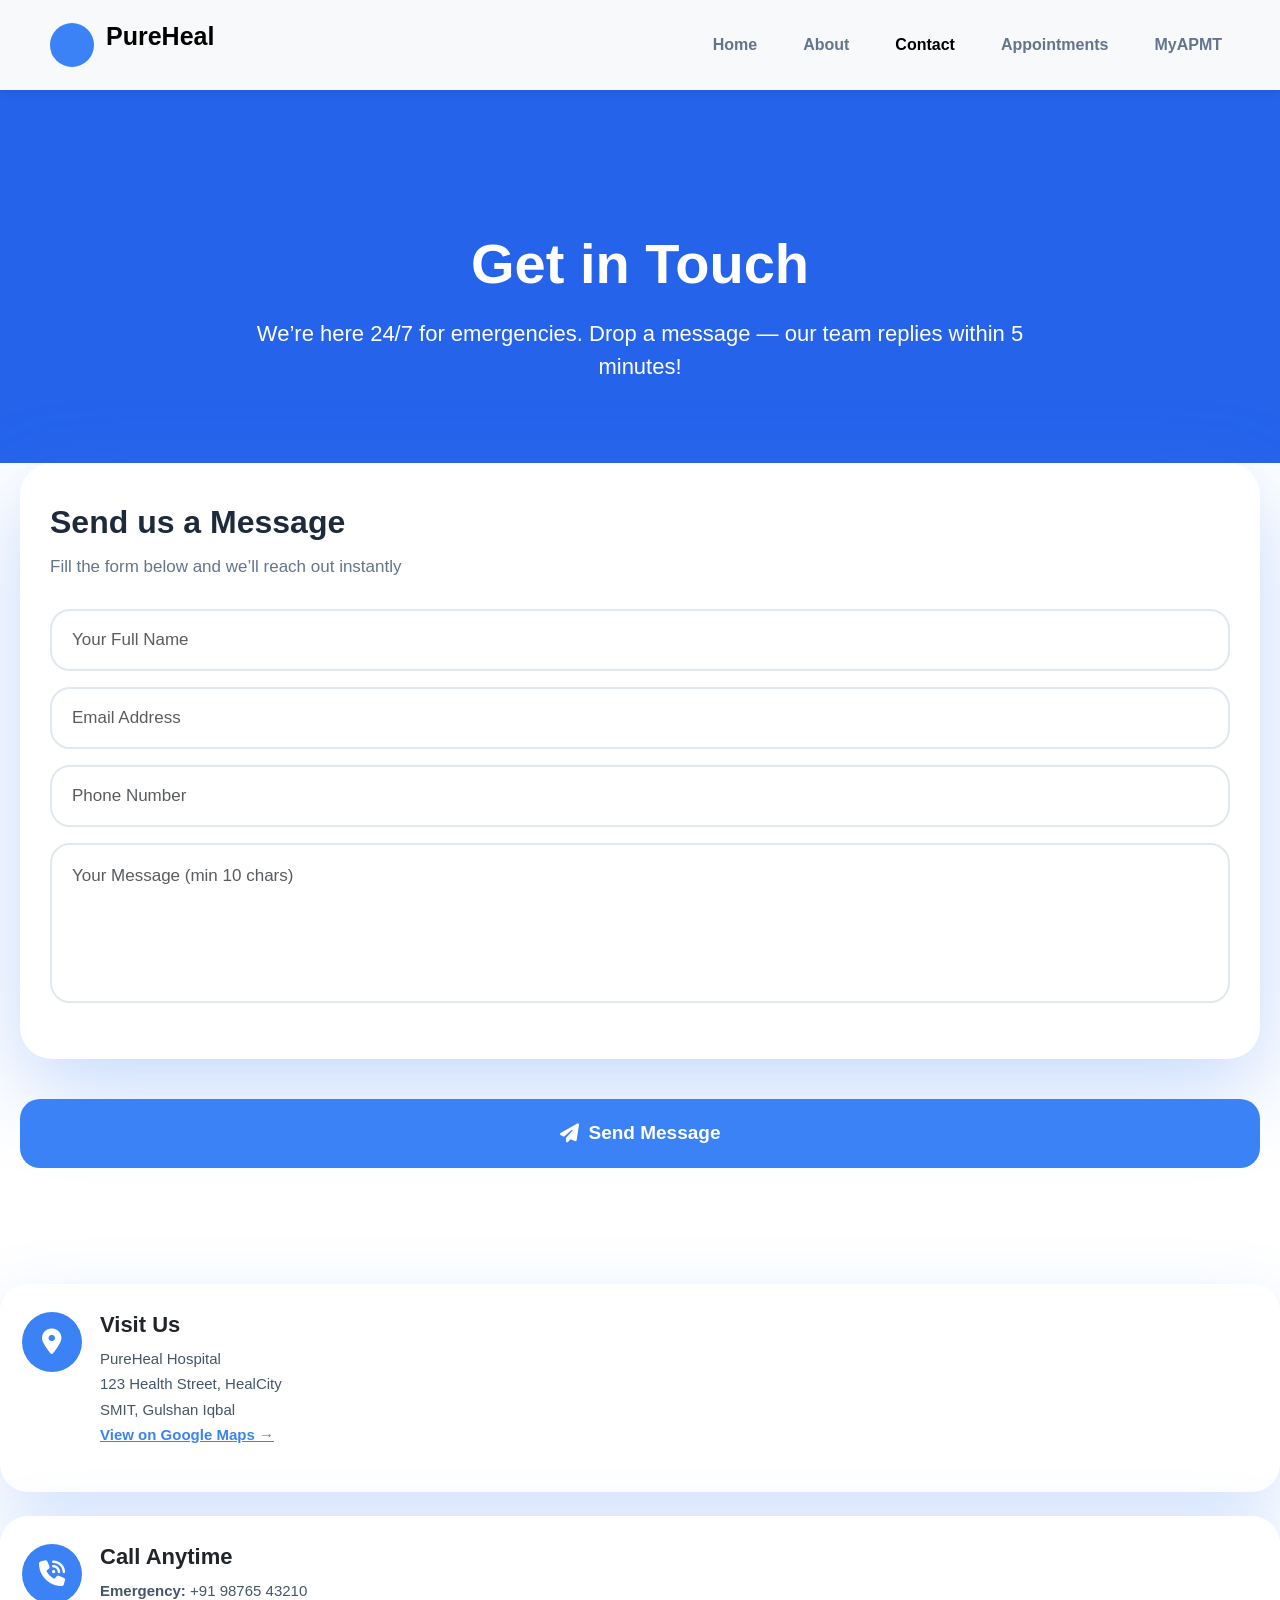
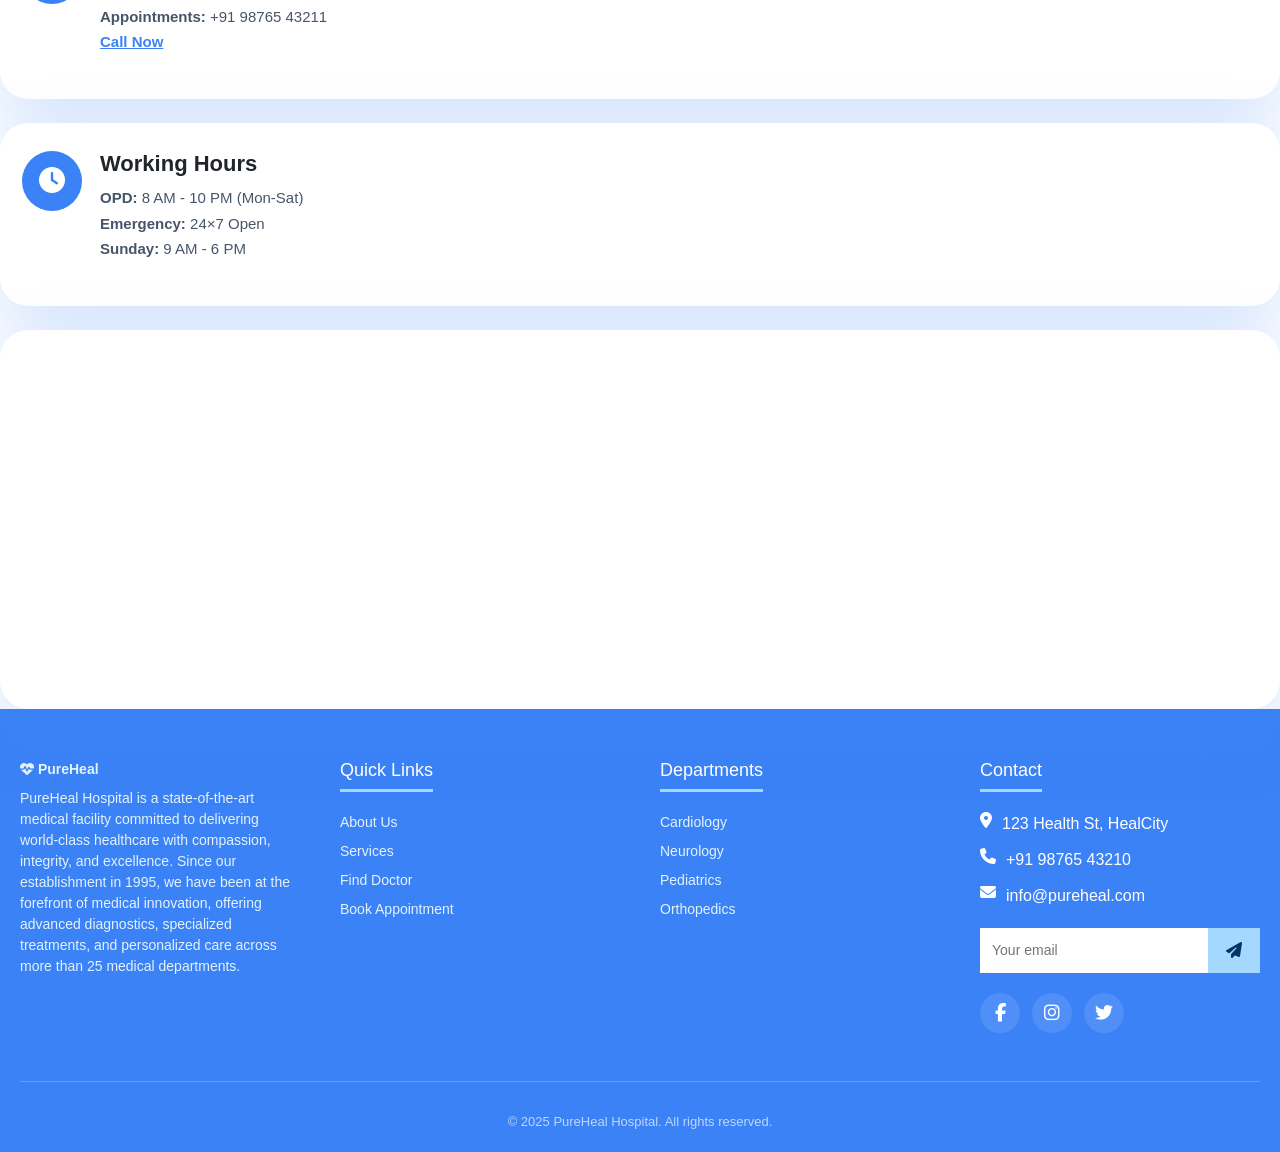
<file: contact/contact.html>
<!DOCTYPE html>
<html lang="en">
<head>
  <meta charset="UTF-8" />
  <meta name="viewport" content="width=device-width, initial-scale=1.0"/>
  <title>Contact Us | PureHeal Hospital</title>
  <link rel="icon" href="../Assets/logo.png">
  <link rel="stylesheet" href="https://cdnjs.cloudflare.com/ajax/libs/font-awesome/6.5.0/css/all.min.css"/>
  <link href="https://cdn.jsdelivr.net/npm/bootstrap@5.3.5/dist/css/bootstrap.min.css" rel="stylesheet"/>
  <link rel="stylesheet" href="./contact.css">
</head>
<body>
  <nav class="navbar navbar-expand-lg bg-body-tertiary fixed-top">
      <div class="container-fluid">
          <div class="container NavlogoSection">
            <div class="NavLogo"></div>
            <p class="NavBrandName">PureHeal</p>
          </div>
          <button class="navbar-toggler" type="button" data-bs-toggle="collapse" data-bs-target="#navbarNav" aria-controls="navbarNav" aria-expanded="false" aria-label="Toggle navigation">
              <span class="navbar-toggler-icon"></span>
          </button>
          <div class="collapse navbar-collapse" id="navbarNav">
              <ul class="navbar-nav">
                  <li class="nav-item">
                      <a class="nav-link" href="../index.html">Home</a>
                  </li>
                  <li class="nav-item">
                      <a class="nav-link" href="../about/about.html">About</a>
                  </li>
                  <li class="nav-item">
                      <a class="nav-link active" aria-current="page" href="#">Contact</a>
                  </li>
                  <li class="nav-item">
                      <a class="nav-link" href="../BookAppointments/bookAppointments.html">Appointments</a>
                  </li>
                  <li class="nav-item">
                      <a class="nav-link" href="../MyAppointments/MyAppointments.html">MyAPMT</a>
                  </li>
              </ul>
          </div>
      </div>
  </nav>

  <section class="hero">
    <h1 class="heroBannerH1">Get in Touch</h1>
    <p>We’re here 24/7 for emergencies. Drop a message — our team replies within 5 minutes!</p>
  </section>

  <div class="main">
    <div class="contact_form">
      <h2 class="form_title">Send us a Message</h2>
      <p class="form_subtitle">Fill the form below and we’ll reach out instantly</p>
      <form id="contactForm">
          <input type="text" class="form-control mb-3" placeholder="Your Full Name" required />
          <input type="email" class="form-control mb-3" placeholder="Email Address" required />
          <input type="tel" class="form-control mb-3" placeholder="Phone Number" required />
          <textarea class="form-control mb-3" placeholder="Your Message (min 10 chars)" required minlength="10"></textarea>
        </div>
        <button type="submit" class="submit_btn mb-3">
          <i class="fas fa-paper-plane"></i> Send Message
        </button>
      </form>
      <div class="success_alert" id="successMsg">
        <i class="fas fa-check-circle" style="font-size:32px; color:#16a34a;"></i><br><br>
        <strong>Message Sent!</strong><br>
        Our team will contact you within 5 minutes.<br>
        Emergency? Call <strong>+91 98765 43210</strong>
      </div>
    </div>

    <div class="info">
      <div class="info_card">
        <div class="icon_circle"><i class="fas fa-map-marker-alt"></i></div>
        <div class="info_text">
          <h3>Visit Us</h3>
          <p>PureHeal Hospital<br>123 Health Street, HealCity<br>SMIT, Gulshan Iqbal<br><a href="https://www.google.com/maps/place/SMIT+Gulshan+Campus/@24.9257313,67.0873928,17z/data=!3m1!4b1!4m6!3m5!1s0x3eb33f60a0781265:0x2befaba123014ab1!8m2!3d24.9257265!4d67.0899677!16s%2Fg%2F11thqy9094?entry=ttu&g_ep=EgoyMDI1MTAyOS4yIKXMDSoASAFQAw%3D%3D">View on Google Maps →</a></p>
        </div>
      </div>
      <div class="info_card">
        <div class="icon_circle"><i class="fas fa-phone-volume"></i></div>
        <div class="info_text">
          <h3>Call Anytime</h3>
          <p><strong>Emergency:</strong> +91 98765 43210<br><strong>Appointments:</strong> +91 98765 43211<br><a href="tel:+919876543210">Call Now</a></p>
        </div>
      </div>
      <div class="info_card">
        <div class="icon_circle"><i class="fas fa-clock"></i></div>
        <div class="info_text">
          <h3>Working Hours</h3>
          <p><strong>OPD:</strong> 8 AM - 10 PM (Mon-Sat)<br><strong>Emergency:</strong> 24×7 Open<br><strong>Sunday:</strong> 9 AM - 6 PM</p>
        </div>
      </div>
      <div class="map_card">
        <iframe src="https://maps.google.com/maps?q=smit++gulshan&t=&z=13&ie=UTF8&iwloc=&output=embed" allowfullscreen="" loading="lazy"></iframe>
      </div>
    </div>
  </div>
  <footer>
        <div class="footer_wrap">
            <div class="col">
                <a href="#" class="logo">
                    <i class="fas fa-heartbeat"></i> PureHeal
                </a>
                <p>
                    PureHeal Hospital is a state-of-the-art medical facility committed to delivering 
                    world-class healthcare with compassion, integrity, and excellence. Since our 
                    establishment in 1995, we have been at the forefront of medical innovation, offering 
                    advanced diagnostics, specialized treatments, and personalized care across more than 
                    25 medical departments.
                </p>
            </div>
            <div class="col">
                <h4>Quick Links</h4>
                <a href="./about/about.html">About Us</a>
                <a href="#">Services</a>
                <a href="#">Find Doctor</a>
                <a href="./BookAppointments/bookAppointments.html">Book Appointment</a>
            </div>
            <div class="col">
                <h4>Departments</h4>
                <a href="#">Cardiology</a>
                <a href="#">Neurology</a>
                <a href="#">Pediatrics</a>
                <a href="#">Orthopedics</a>
            </div>

            <div class="col">
                <h4>Contact</h4>
                <div class="contact_item">
                    <i class="fas fa-map-marker-alt"></i>
                <div>123 Health St, HealCity</div>
                </div>
                <div class="contact_item">
                    <i class="fas fa-phone"></i>
                <div>+91 98765 43210</div>
                </div>
                <div class="contact_item">
                    <i class="fas fa-envelope"></i>
                <div>info@pureheal.com</div>
                </div>
                <form class="newsletter">
                    <input type="email" placeholder="Your email" required />
                    <button><i class="fas fa-paper-plane"></i></button>
                </form>
                <div class="social">
                    <a href="#"><i class="fab fa-facebook-f"></i></a>
                    <a href="#"><i class="fab fa-instagram"></i></a>
                    <a href="#"><i class="fab fa-twitter"></i></a>
                </div>
            </div>
        </div>
        <div class="bottom">
            © 2025 PureHeal Hospital. All rights reserved.
        </div>
    </footer>

  <script src="https://cdn.jsdelivr.net/npm/bootstrap@5.3.5/dist/js/bootstrap.bundle.min.js"></script>
  <script>
    document.getElementById('contactForm').addEventListener('submit', function(e) {
      e.preventDefault();
      this.style.display = 'none';
      document.getElementById('successMsg').style.display = 'block';
    });
  </script>
</body>
</html>
</file>
<file: contact/contact.css>
* {
  margin: 0;
  padding: 0;
  box-sizing: border-box;
}
html {
  scroll-behavior: smooth;
}
body {
  font-family: "Poppins", sans-serif;
  background: #fff;
  padding-top: 90px;
}

.navbar {
  background: #fff;
  box-shadow: 0 2px 10px rgba(0, 0, 0, 0.1);
  position: fixed;
  top: 0;
  left: 0;
  right: 0;
  z-index: 1000;
}

.container-fluid {
  padding: 10px 50px;
}

.NavlogoSection {
  display: flex;
  align-items: center;
  gap: 12px;
  margin: 0;
  padding: 0;
}
.NavLogo {
  width: 44px;
  height: 44px;
  background: #3b82f6;
  border-radius: 50px;
}
.NavBrandName {
  font-weight: 700;
  font-size: 25px;
  color: #000;
}
.navbar-nav {
  display: flex;
  gap: 30px;
  align-items: center;
  list-style: none;
}
.nav-link {
  font-weight: 600;
  color: #64748b;
  text-decoration: none;
}
.nav-link:hover,
.nav-link.active {
  color: #3b82f6;
}
.loginNav {
  background: #3b82f6;
  color: #fff;
  padding: 8px 24px;
  border-radius: 20px;
  text-decoration: none;
}
.loginNav:hover {
  background: #2563eb;
}

@media (max-width: 480px) {
  .NavlogoSection {
    width: fit-content;
  }

  .NavBrandName {
    font-size: 16px;
  }
}

@media (max-width: 992px) {
  .navbar-nav {
    flex-direction: column;
    gap: 15px;
    padding: 20px 0;
  }
  .container-fluid {
    padding: 10px 20px;
  }
}

.hero {
  padding: 140px 50px 80px;
  text-align: center;
  color: #fff;
  background: #2563eb;
}
.hero h1 {
  font-size: 56px;
  font-weight: 800;
  margin-bottom: 20px;
}
.hero p {
  font-size: 22px;
  max-width: 800px;
  margin: 0 auto;
}

.main {
  max-width: 1300px;
  margin: 0 auto 100px;
  padding: 0 20px;
  display: flex;
  flex-wrap: wrap;
  gap: 40px;
  justify-content: center;
}

.contact_form {
  flex: 1;
  min-width: 320px;
  background: #fff;
  padding: 40px 30px;
  border-radius: 32px;
  box-shadow: 0 30px 90px rgba(59, 130, 246, 0.3);
}
.form_title {
  font-size: 32px;
  font-weight: 700;
  color: #1e293b;
  margin-bottom: 12px;
}
.form_subtitle {
  font-size: 17px;
  color: #64748b;
  margin-bottom: 30px;
}
.form-control {
  width: 100%;
  height: 62px;
  padding: 0 20px;
  border: 2px solid #e2e8f0;
  border-radius: 20px;
  font-size: 17px;
  margin-bottom: 20px;
}
textarea.form-control {
  height: 160px;
  padding-top: 18px;
  resize: none;
}
.form-control:focus {
  border-color: #3b82f6;
  outline: none;
}
.submit_btn {
  width: 100%;
  background: #3b82f6;
  color: #fff;
  border: none;
  padding: 20px;
  font-size: 19px;
  font-weight: 600;
  border-radius: 20px;
  cursor: pointer;
  display: flex;
  align-items: center;
  justify-content: center;
  gap: 10px;
}
.submit_btn:hover {
  background: #2563eb;
}

.success_alert {
  display: none;
  background: #f0fdf4;
  color: #166534;
  padding: 30px 20px;
  border-radius: 20px;
  border: 2px solid #bbf7d0;
  text-align: center;
  font-size: 18px;
  margin: 30px auto 0;
  max-width: 400px;
}

.info {
  flex: 1;
  min-width: 320px;
  display: flex;
  flex-direction: column;
  gap: 24px;
}

.info_card {
  background: #fff;
  padding: 28px 22px;
  border-radius: 28px;
  box-shadow: 0 25px 70px rgba(59, 130, 246, 0.22);
  display: flex;
  gap: 18px;
  align-items: flex-start;
}
.icon_circle {
  width: 60px;
  height: 60px;
  background: #3b82f6;
  border-radius: 50%;
  display: flex;
  align-items: center;
  justify-content: center;
  flex-shrink: 0;
}
.icon_circle i {
  color: #fff;
  font-size: 26px;
}
.info_text h3 {
  font-size: 22px;
  font-weight: 600;
  margin-bottom: 8px;
}
.info_text p {
  font-size: 15px;
  color: #475569;
  line-height: 1.7;
}
.info_text a {
  color: #3b82f6;
  font-weight: 600;
}
.info_text a:hover {
  text-decoration: underline;
}

.map_card {
  background: #fff;
  padding: 16px;
  border-radius: 28px;
  box-shadow: 0 25px 70px rgba(59, 130, 246, 0.22);
  overflow: hidden;
}
.map_card iframe {
  width: 100%;
  height: 340px;
  border: 0;
  border-radius: 20px;
}

@media (max-width: 480px) {
  .hero {
    padding: 100px 20px 60px;
  }
  .hero h1 {
    font-size: 36px;
  }
  .hero p {
    font-size: 17px;
  }

  .contact_form {
    padding: 30px 20px;
  }
  .form_title {
    font-size: 28px;
  }
  .form-control {
    height: 56px;
    font-size: 16px;
  }
  textarea.form-control {
    height: 130px;
  }
  .submit_btn {
    padding: 18px;
    font-size: 18px;
  }

  .info_card {
    padding: 20px 16px !important;
    gap: 14px !important;
    flex-direction: column !important;
    text-align: center !important;
  }
  .icon_circle {
    width: 48px !important;
    height: 48px !important;
    margin: 0 auto 10px !important;
  }
  .icon_circle i {
    font-size: 22px !important;
  }
  .info_text h3 {
    font-size: 19px !important;
  }
  .info_text p {
    font-size: 14px !important;
  }

  .map_card iframe {
    height: 280px;
  }
}

footer {
  background: #3b82f6;
  color: #fff;
  padding: 50px 20px 20px;
}
.footer_wrap {
  display: flex;
  flex-wrap: wrap;
  gap: 40px;
  max-width: 1400px;
  margin: 0 auto;
  justify-content: space-between;
}
.col {
  flex: 1;
  min-width: 250px;
}
.logo {
  display: flex;
  align-items: center;
  gap: 10px;
  font-size: 28px;
  font-weight: 700;
  color: #a5d8ff;
  text-decoration: none;
  margin-bottom: 20px;
}
.col p {
  color: #e3f2fd;
  margin-bottom: 12px;
  font-size: 14px;
}
.col a {
  color: #e3f2fd;
  text-decoration: none;
  display: block;
  margin-bottom: 8px;
  font-size: 14px;
}
.col a:hover {
  color: #fff;
}
.col h4 {
  font-size: 18px;
  color: #fff;
  border-bottom: 3px solid #a5d8ff;
  padding-bottom: 8px;
  display: inline-block;
  margin-bottom: 20px;
}
.contact_item {
  display: flex;
  gap: 10px;
  margin-bottom: 12px;
  align-items: flex-start;
}
.newsletter {
  display: flex;
  margin-top: 20px;
}
.newsletter input {
  flex: 1;
  padding: 12px;
  border: none;
  font-size: 14px;
}
.newsletter button {
  background: #a5d8ff;
  color: #003366;
  border: none;
  padding: 0 18px;
  cursor: pointer;
}
.newsletter button:hover {
  background: #fff;
}
.social {
  display: flex;
  gap: 12px;
  margin-top: 20px;
}
.social a {
  width: 40px;
  height: 40px;
  background: rgba(255, 255, 255, 0.1);
  color: #fff;
  display: flex;
  align-items: center;
  justify-content: center;
  border-radius: 50%;
  font-size: 18px;
}
.social a:hover {
  background: #a5d8ff;
  color: #003366;
}
.bottom {
  text-align: center;
  padding-top: 30px;
  margin-top: 40px;
  border-top: 1px solid rgba(255, 255, 255, 0.2);
  font-size: 13px;
  color: #bbd7ff;
}

@media (max-width: 768px) {
  .footer_wrap {
    justify-content: center;
    text-align: center;
  }
  .col h4 {
    margin: 0 auto 15px;
  }
  .newsletter {
    max-width: 300px;
    margin: 15px auto 0;
  }
  .social {
    justify-content: center;
  }
}
</file>
